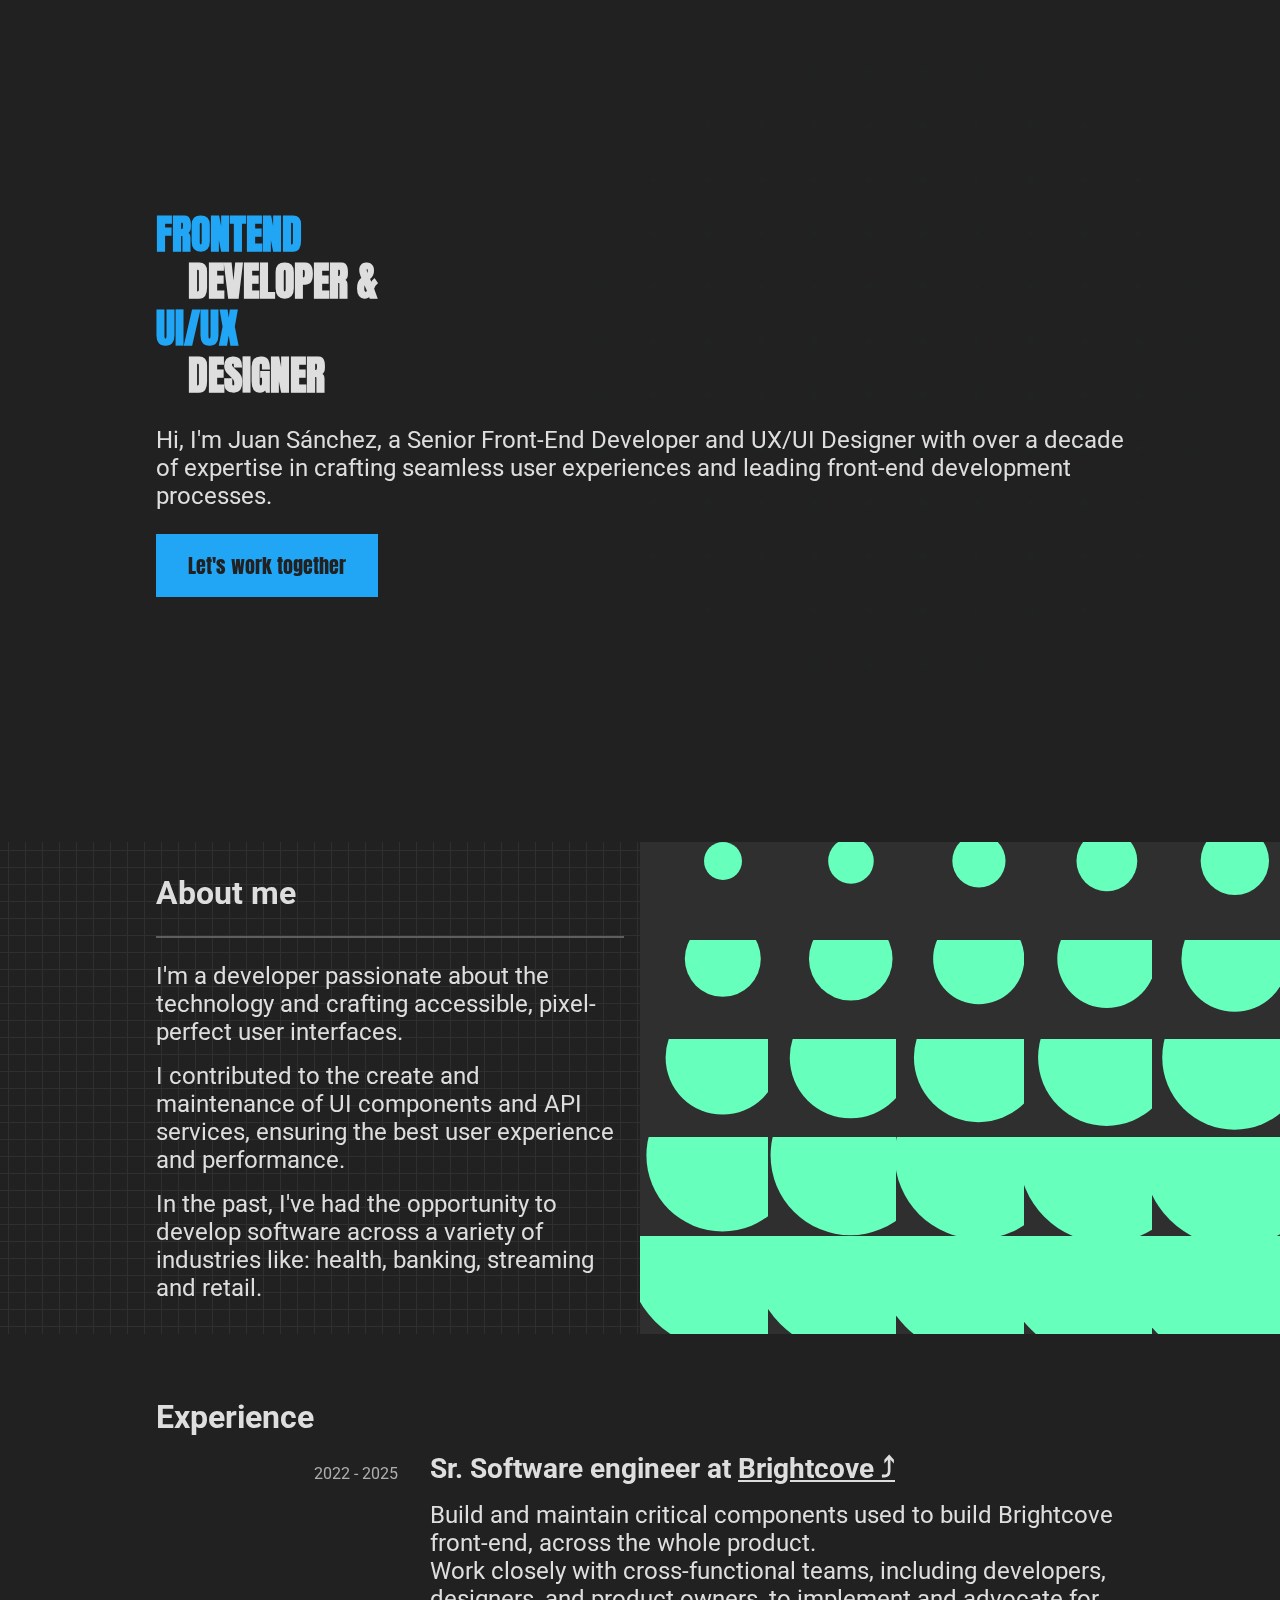
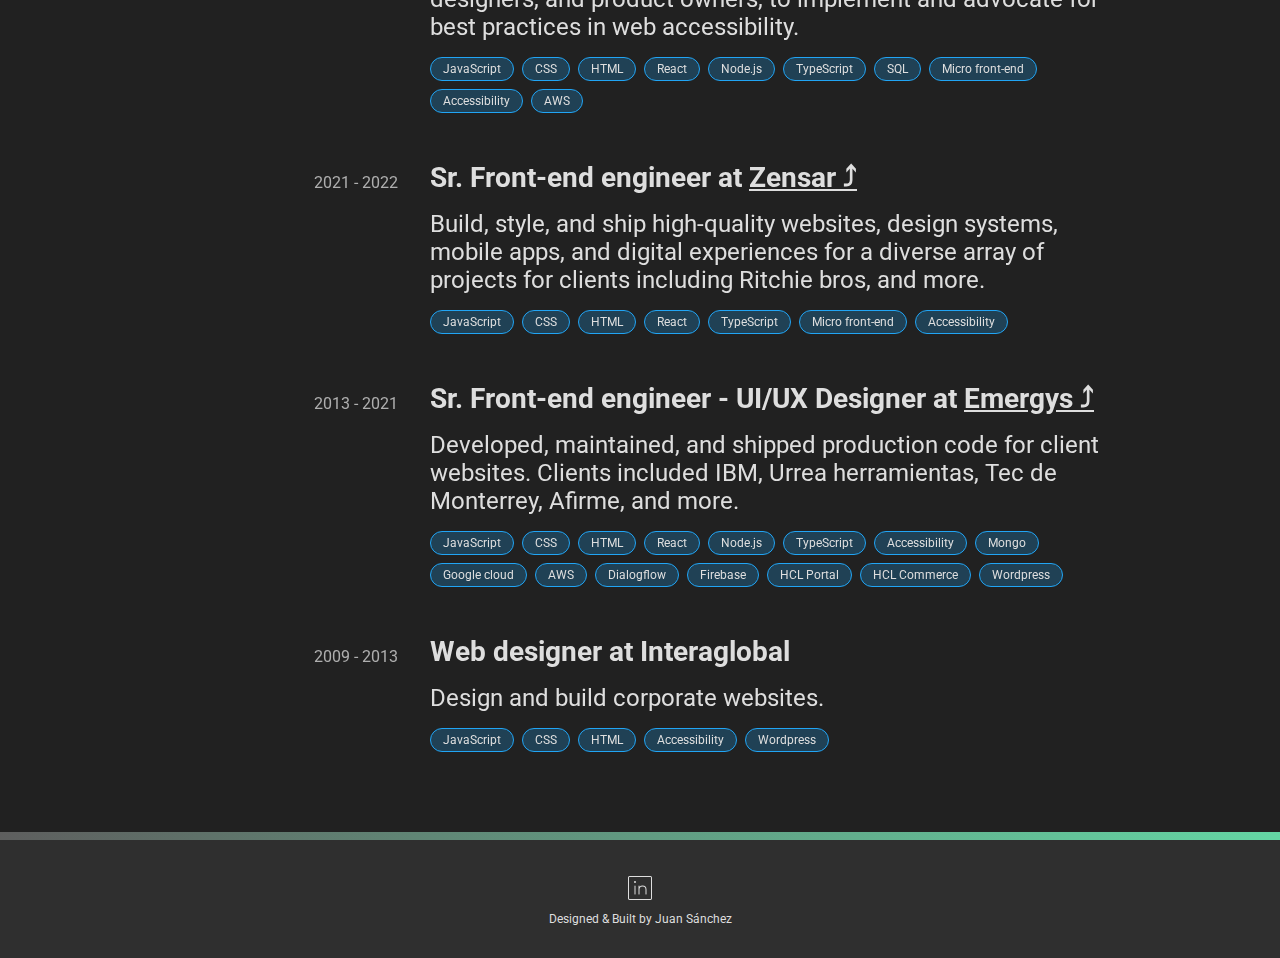
<file: index.html>
<!DOCTYPE html>
<html lang="EN">
  <head>
    <meta content="text/html; charset=utf-8" http-equiv="content-type" />
    <meta name="description" content="Hi, I'm Juan Sánchez, a Senior Front-End Developer and UX/UI Designer with over a decade of expertise in crafting seamless user experiences and leading front-end development processes.">
    <meta
      name="viewport"
      content="width=device-width, initial-scale=1.0, maximum-scale=1.0, user-scalable=no"
    />
    <link rel="icon" type="image/png" href="/favicon-96x96.png" sizes="96x96" />
    <link rel="icon" type="image/svg+xml" href="/favicon.svg" />
    <link rel="shortcut icon" href="/favicon.ico" />
    <link rel="apple-touch-icon" sizes="180x180" href="/apple-touch-icon.png" />
    <meta name="apple-mobile-web-app-title" content="Juan Sánchez" />
    <link rel="manifest" href="/site.webmanifest" />
    <link rel="stylesheet" href="styles.css" />
    <meta property="og:title" content="Juan Sánchez - Sr. Software engineer">
    <meta property="og:description" content="Hi, I'm Juan Sánchez, a Senior Front-End Developer and UX/UI Designer with over a decade of expertise in crafting seamless user experiences and leading front-end development processes.">
    <meta property="og:image" content="/web-app-manifest-512x512.png">
    <meta property="og:url" content="https://thezeeck.github.io/">
    <meta property="og:type" content="website">
    <meta property="og:site_name" content="Juan Sánchez - Sr. Software engineer">
    <meta property="og:locale" content="en_US">
    <meta name="twitter:title" content="Juan Sánchez - Sr. Software engineer">
    <meta name="twitter:description" content="Hi, I'm Juan Sánchez, a Senior Front-End Developer and UX/UI Designer with over a decade of expertise in crafting seamless user experiences and leading front-end development processes.">
    <meta name="twitter:url" content="https://thezeeck.github.io/">
    <meta name="twitter:card" content="summary">
    <title>Juan Sánchez - Sr. Software engineer</title>
  </head>
  <body>
    <div class="animation-container">
      <ul class="animation-row animation-row-back">
        <li class="animation-element"></li>
        <li class="animation-element"></li>
        <li class="animation-element"></li>
        <li class="animation-element"></li>
        <li class="animation-element"></li>
        <li class="animation-element"></li>
        <li class="animation-element"></li>
        <li class="animation-element"></li>
        <li class="animation-element"></li>
        <li class="animation-element"></li>
        <li class="animation-element"></li>
        <li class="animation-element"></li>
        <li class="animation-element"></li>
        <li class="animation-element"></li>
        <li class="animation-element"></li>
        <li class="animation-element"></li>
        <li class="animation-element"></li>
        <li class="animation-element"></li>
        <li class="animation-element"></li>
        <li class="animation-element"></li>
        <li class="animation-element"></li>
        <li class="animation-element"></li>
        <li class="animation-element"></li>
        <li class="animation-element"></li>
        <li class="animation-element"></li>
        <li class="animation-element"></li>
        <li class="animation-element"></li>
        <li class="animation-element"></li>
        <li class="animation-element"></li>
        <li class="animation-element"></li>
        <li class="animation-element"></li>
        <li class="animation-element"></li>
        <li class="animation-element"></li>
        <li class="animation-element"></li>
        <li class="animation-element"></li>
        <li class="animation-element"></li>
        <li class="animation-element"></li>
        <li class="animation-element"></li>
        <li class="animation-element"></li>
        <li class="animation-element"></li>
        <li class="animation-element"></li>
        <li class="animation-element"></li>
        <li class="animation-element"></li>
        <li class="animation-element"></li>
        <li class="animation-element"></li>
        <li class="animation-element"></li>
        <li class="animation-element"></li>
        <li class="animation-element"></li>
        <li class="animation-element"></li>
        <li class="animation-element"></li>
        <li class="animation-element"></li>
        <li class="animation-element"></li>
        <li class="animation-element"></li>
        <li class="animation-element"></li>
        <li class="animation-element"></li>
        <li class="animation-element"></li>
        <li class="animation-element"></li>
        <li class="animation-element"></li>
        <li class="animation-element"></li>
        <li class="animation-element"></li>
        <li class="animation-element"></li>
        <li class="animation-element"></li>
        <li class="animation-element"></li>
        <li class="animation-element"></li>
        <li class="animation-element"></li>
        <li class="animation-element"></li>
        <li class="animation-element"></li>
        <li class="animation-element"></li>
        <li class="animation-element"></li>
        <li class="animation-element"></li>
        <li class="animation-element"></li>
        <li class="animation-element"></li>
        <li class="animation-element"></li>
        <li class="animation-element"></li>
        <li class="animation-element"></li>
        <li class="animation-element"></li>
        <li class="animation-element"></li>
        <li class="animation-element"></li>
        <li class="animation-element"></li>
        <li class="animation-element"></li>
        <li class="animation-element"></li>
        <li class="animation-element"></li>
        <li class="animation-element"></li>
        <li class="animation-element"></li>
        <li class="animation-element"></li>
        <li class="animation-element"></li>
        <li class="animation-element"></li>
        <li class="animation-element"></li>
        <li class="animation-element"></li>
        <li class="animation-element"></li>
        <li class="animation-element"></li>
        <li class="animation-element"></li>
        <li class="animation-element"></li>
        <li class="animation-element"></li>
        <li class="animation-element"></li>
        <li class="animation-element"></li>
        <li class="animation-element"></li>
        <li class="animation-element"></li>
        <li class="animation-element"></li>
        <li class="animation-element"></li>
        <li class="animation-element"></li>
        <li class="animation-element"></li>
        <li class="animation-element"></li>
        <li class="animation-element"></li>
        <li class="animation-element"></li>
        <li class="animation-element"></li>
        <li class="animation-element"></li>
        <li class="animation-element"></li>
        <li class="animation-element"></li>
        <li class="animation-element"></li>
        <li class="animation-element"></li>
        <li class="animation-element"></li>
        <li class="animation-element"></li>
        <li class="animation-element"></li>
        <li class="animation-element"></li>
        <li class="animation-element"></li>
        <li class="animation-element"></li>
        <li class="animation-element"></li>
        <li class="animation-element"></li>
        <li class="animation-element"></li>
        <li class="animation-element"></li>
        <li class="animation-element"></li>
        <li class="animation-element"></li>
        <li class="animation-element"></li>
        <li class="animation-element"></li>
        <li class="animation-element"></li>
        <li class="animation-element"></li>
        <li class="animation-element"></li>
        <li class="animation-element"></li>
        <li class="animation-element"></li>
        <li class="animation-element"></li>
        <li class="animation-element"></li>
        <li class="animation-element"></li>
        <li class="animation-element"></li>
        <li class="animation-element"></li>
        <li class="animation-element"></li>
        <li class="animation-element"></li>
        <li class="animation-element"></li>
        <li class="animation-element"></li>
        <li class="animation-element"></li>
        <li class="animation-element"></li>
        <li class="animation-element"></li>
        <li class="animation-element"></li>
        <li class="animation-element"></li>
      </ul>
      <ul class="animation-row animation-row-front">
        <li class="animation-element"></li>
        <li class="animation-element"></li>
        <li class="animation-element"></li>
        <li class="animation-element"></li>
        <li class="animation-element"></li>
        <li class="animation-element"></li>
        <li class="animation-element"></li>
        <li class="animation-element"></li>
        <li class="animation-element"></li>
        <li class="animation-element"></li>
        <li class="animation-element"></li>
        <li class="animation-element"></li>
        <li class="animation-element"></li>
        <li class="animation-element"></li>
        <li class="animation-element"></li>
        <li class="animation-element"></li>
        <li class="animation-element"></li>
        <li class="animation-element"></li>
        <li class="animation-element"></li>
        <li class="animation-element"></li>
        <li class="animation-element"></li>
        <li class="animation-element"></li>
        <li class="animation-element"></li>
        <li class="animation-element"></li>
        <li class="animation-element"></li>
        <li class="animation-element"></li>
        <li class="animation-element"></li>
        <li class="animation-element"></li>
        <li class="animation-element"></li>
        <li class="animation-element"></li>
        <li class="animation-element"></li>
        <li class="animation-element"></li>
        <li class="animation-element"></li>
        <li class="animation-element"></li>
        <li class="animation-element"></li>
        <li class="animation-element"></li>
        <li class="animation-element"></li>
        <li class="animation-element"></li>
        <li class="animation-element"></li>
        <li class="animation-element"></li>
        <li class="animation-element"></li>
        <li class="animation-element"></li>
        <li class="animation-element"></li>
        <li class="animation-element"></li>
        <li class="animation-element"></li>
        <li class="animation-element"></li>
        <li class="animation-element"></li>
        <li class="animation-element"></li>
        <li class="animation-element"></li>
        <li class="animation-element"></li>
        <li class="animation-element"></li>
        <li class="animation-element"></li>
        <li class="animation-element"></li>
        <li class="animation-element"></li>
        <li class="animation-element"></li>
        <li class="animation-element"></li>
        <li class="animation-element"></li>
        <li class="animation-element"></li>
        <li class="animation-element"></li>
        <li class="animation-element"></li>
        <li class="animation-element"></li>
        <li class="animation-element"></li>
        <li class="animation-element"></li>
        <li class="animation-element"></li>
        <li class="animation-element"></li>
        <li class="animation-element"></li>
        <li class="animation-element"></li>
        <li class="animation-element"></li>
        <li class="animation-element"></li>
        <li class="animation-element"></li>
        <li class="animation-element"></li>
        <li class="animation-element"></li>
        <li class="animation-element"></li>
        <li class="animation-element"></li>
        <li class="animation-element"></li>
        <li class="animation-element"></li>
        <li class="animation-element"></li>
        <li class="animation-element"></li>
        <li class="animation-element"></li>
        <li class="animation-element"></li>
        <li class="animation-element"></li>
        <li class="animation-element"></li>
        <li class="animation-element"></li>
        <li class="animation-element"></li>
        <li class="animation-element"></li>
        <li class="animation-element"></li>
        <li class="animation-element"></li>
        <li class="animation-element"></li>
        <li class="animation-element"></li>
        <li class="animation-element"></li>
        <li class="animation-element"></li>
        <li class="animation-element"></li>
        <li class="animation-element"></li>
        <li class="animation-element"></li>
        <li class="animation-element"></li>
        <li class="animation-element"></li>
        <li class="animation-element"></li>
        <li class="animation-element"></li>
        <li class="animation-element"></li>
        <li class="animation-element"></li>
        <li class="animation-element"></li>
        <li class="animation-element"></li>
        <li class="animation-element"></li>
        <li class="animation-element"></li>
        <li class="animation-element"></li>
        <li class="animation-element"></li>
        <li class="animation-element"></li>
        <li class="animation-element"></li>
        <li class="animation-element"></li>
        <li class="animation-element"></li>
        <li class="animation-element"></li>
        <li class="animation-element"></li>
        <li class="animation-element"></li>
        <li class="animation-element"></li>
        <li class="animation-element"></li>
        <li class="animation-element"></li>
        <li class="animation-element"></li>
        <li class="animation-element"></li>
        <li class="animation-element"></li>
        <li class="animation-element"></li>
        <li class="animation-element"></li>
        <li class="animation-element"></li>
        <li class="animation-element"></li>
        <li class="animation-element"></li>
        <li class="animation-element"></li>
        <li class="animation-element"></li>
        <li class="animation-element"></li>
        <li class="animation-element"></li>
        <li class="animation-element"></li>
        <li class="animation-element"></li>
        <li class="animation-element"></li>
        <li class="animation-element"></li>
        <li class="animation-element"></li>
        <li class="animation-element"></li>
        <li class="animation-element"></li>
        <li class="animation-element"></li>
        <li class="animation-element"></li>
        <li class="animation-element"></li>
        <li class="animation-element"></li>
        <li class="animation-element"></li>
        <li class="animation-element"></li>
        <li class="animation-element"></li>
        <li class="animation-element"></li>
        <li class="animation-element"></li>
      </ul>
    </div>
    <section class="animation-wrapper">
      
      <main class="main-content">
        <header class="main-header">
          <h1 class="main-title">
            <span class="primary-text">Frontend</span><br />
            <span class="push-to-left">developer &</span><br />
            <span class="primary-text">UI/UX</span><br />
            <span class="push-to-left">designer</span>
          </h1>
          <p>
            Hi, I'm Juan Sánchez, a Senior Front-End Developer and UX/UI Designer with over a decade of expertise in crafting seamless user experiences and leading front-end development processes.
          </p>
          <a class="like-button" href="mailto:juanpe.sanchez@outlook.com?subject=Let's work together&body=Hi Juan, I am reaching out to you because...">
            Let's work together
          </a>
        </header>
        <div class="columns-wrapper">
          <div class="justify-end col-2 doted-background">
            <section class="half-left-width">
              <h2>About me</h2>
              <hr />
              <p>I'm a developer passionate about the technology and crafting accessible, pixel-perfect user interfaces.</p>
              <p>I contributed to the create and maintenance of UI components and API services, ensuring the best user experience and performance.</p>
              <p>In the past, I've had the opportunity to develop software across a variety of industries like: health, banking, streaming and retail.</p>
            </section>
          </div>
          <div class="gray-background col-2">
            <ul class="circle-animation-wrapper">
              <li class="circle-animation">
                <div class="circle"></div>
              </li>
              <li class="circle-animation">
                <div class="circle"></div>
              </li>
              <li class="circle-animation">
                <div class="circle"></div>
              </li>
              <li class="circle-animation">
                <div class="circle"></div>
              </li>
              <li class="circle-animation">
                <div class="circle"></div>
              </li>
              <li class="circle-animation">
                <div class="circle"></div>
              </li>
              <li class="circle-animation">
                <div class="circle"></div>
              </li>
              <li class="circle-animation">
                <div class="circle"></div>
              </li>
              <li class="circle-animation">
                <div class="circle"></div>
              </li>
              <li class="circle-animation">
                <div class="circle"></div>
              </li>
              <li class="circle-animation">
                <div class="circle"></div>
              </li>
              <li class="circle-animation">
                <div class="circle"></div>
              </li>
              <li class="circle-animation">
                <div class="circle"></div>
              </li>
              <li class="circle-animation">
                <div class="circle"></div>
              </li>
              <li class="circle-animation">
                <div class="circle"></div>
              </li>
              <li class="circle-animation">
                <div class="circle"></div>
              </li>
              <li class="circle-animation">
                <div class="circle"></div>
              </li>
              <li class="circle-animation">
                <div class="circle"></div>
              </li>
              <li class="circle-animation">
                <div class="circle"></div>
              </li>
              <li class="circle-animation">
                <div class="circle"></div>
              </li>
              <li class="circle-animation">
                <div class="circle"></div>
              </li>
              <li class="circle-animation">
                <div class="circle"></div>
              </li>
              <li class="circle-animation">
                <div class="circle"></div>
              </li>
              <li class="circle-animation">
                <div class="circle"></div>
              </li>
              <li class="circle-animation">
                <div class="circle"></div>
              </li>
            </ul>
          </div>
        </div>
        <section class="col-1">
          <h2>Experience</h2>
          <dl class="columns-wrapper">
            <dt class="col-3">2022 - 2025</dt>
            <dd class="col-4">
              <h3>Sr. Software engineer at <a href="https://www.brightcove.com/" target="_blank" rel="noopener noreferrer">Brightcove ⤴</a></h3>
              <p>Build and maintain critical components used to build Brightcove front-end, across the whole product. </p>
              <p>Work closely with cross-functional teams, including developers, designers, and product owners, to implement and advocate for best practices in web accessibility.</p>
              <ul class="badge-container">
                <li class="badge">JavaScript</li>
                <li class="badge">CSS</li>
                <li class="badge">HTML</li>
                <li class="badge">React</li>
                <li class="badge">Node.js</li>
                <li class="badge">TypeScript</li>
                <li class="badge">SQL</li>
                <li class="badge">Micro front-end</li>
                <li class="badge">Accessibility</li>
                <li class="badge">AWS</li>
              </ul>
            </dd>
          </dl>
          <dl class="columns-wrapper">
            <dt class="col-3">2021 - 2022</dt>
            <dd class="col-4">
              <h3>Sr. Front-end engineer at <a href="https://www.zensar.com/" target="_blank" rel="noopener noreferrer">Zensar ⤴</a></h3>
              <p>Build, style, and ship high-quality websites, design systems, mobile apps, and digital experiences for a diverse array of projects for clients including Ritchie bros, and more.</p>
              <ul class="badge-container">
                <li class="badge">JavaScript</li>
                <li class="badge">CSS</li>
                <li class="badge">HTML</li>
                <li class="badge">React</li>
                <li class="badge">TypeScript</li>
                <li class="badge">Micro front-end</li>
                <li class="badge">Accessibility</li>
              </ul>
            </dd>
          </dl>
          <dl class="columns-wrapper">
            <dt class="col-3">2013 - 2021</dt>
            <dd class="col-4">
              <h3>Sr. Front-end engineer - UI/UX Designer at <a href="https://emergys.com.mx/" target="_blank" rel="noopener noreferrer">Emergys ⤴</a></h3>
              <p>Developed, maintained, and shipped production code for client websites. Clients included IBM, Urrea herramientas, Tec de Monterrey, Afirme, and more.</p>
              <ul class="badge-container">
                <li class="badge">JavaScript</li>
                <li class="badge">CSS</li>
                <li class="badge">HTML</li>
                <li class="badge">React</li>
                <li class="badge">Node.js</li>
                <li class="badge">TypeScript</li>
                <li class="badge">Accessibility</li>
                <li class="badge">Mongo</li>
                <li class="badge">Google cloud</li>
                <li class="badge">AWS</li>
                <li class="badge">Dialogflow</li>
                <li class="badge">Firebase</li>
                <li class="badge">HCL Portal</li>
                <li class="badge">HCL Commerce</li>
                <li class="badge">Wordpress</li>
              </ul>
            </dd>
          </dl>
          <dl class="columns-wrapper">
            <dt class="col-3">2009 - 2013</dt>
            <dd class="col-4">
              <h3>Web designer at Interaglobal</h3>
              <p>Design and build corporate websites.</p>
              <ul class="badge-container">
                <li class="badge">JavaScript</li>
                <li class="badge">CSS</li>
                <li class="badge">HTML</li>
                <li class="badge">Accessibility</li>
                <li class="badge">Wordpress</li>
              </ul>
            </dd>
          </dl>
        </section>
      </main>
      <div class="gradient-animation"></div>
      <footer>
        <a href="https://www.linkedin.com/in/juan-pedro-s%C3%A1nchez-miranda-1287b23b/" target="_blank" rel="noopener noreferrer" class="social-icon">
          <svg fill="#DEDEDE" width="32px" height="32px" viewBox="0 0 256 256" id="Flat" xmlns="http://www.w3.org/2000/svg">
            <path d="M96,80a8,8,0,1,1-8-8A7.99993,7.99993,0,0,1,96,80Zm-8,28.001a4,4,0,0,0-4,4v64a4,4,0,1,0,8,0v-64A4,4,0,0,0,88,108.001Zm60,0a31.92463,31.92463,0,0,0-24,10.86767V112.001a4,4,0,0,0-8,0v64a4,4,0,1,0,8,0v-36a24,24,0,0,1,48,0v36a4,4,0,1,0,8,0v-36A32.03619,32.03619,0,0,0,148,108.001ZM224,44V212a12.01375,12.01375,0,0,1-12,12H44a12.01375,12.01375,0,0,1-12-12V44A12.01359,12.01359,0,0,1,44,32H212A12.01359,12.01359,0,0,1,224,44Zm-8,0a4.00458,4.00458,0,0,0-4-4H44a4.00458,4.00458,0,0,0-4,4V212a4.00458,4.00458,0,0,0,4,4H212a4.00458,4.00458,0,0,0,4-4Z"/>
          </svg>
        </a>
        <p class="legal">Designed & Built by Juan Sánchez</p>
      </footer>
      
    </section>
  </body>
</html>
</file>
<file: styles.css>
@import url('https://fonts.googleapis.com/css2?family=Anton&family=Roboto:ital,wdth,wght@0,75,300;1,75,300&display=swap');

:root {
  --primary-color-50: #21A5F5;
  --accent-color-50: #66ffbc;
  --secondary-color-10: #212121;
  --secondary-color-25: #2F2F2F;
  --secondary-color-50: #5E5E5E;
  --secondary-color-100: #DEDEDE;
  --title-font-family: "Anton", sans-serif;
  --general-font-family: "Roboto", sans-serif;
}

body {
  min-height: 100dvh;
  background: var(--secondary-color-10);
  font-style: normal;
  margin: 0;
}

*:not(pre):not(code) {
  box-sizing: border-box;
  font-family: var(--general-font-family);
  font-style: normal;
  color: var(--secondary-color-100)
}

canvas {
  vertical-align: bottom;
}

p {
  font-size: 1.5rem;
  margin: 0;
}

h2 {
  margin: 0;
  font-size: 2rem;
}

h3 {
  margin: 0 0 1rem 0;
  font-size: 1.75rem;
}

a {
  white-space: nowrap;
}

dt {
  text-align: start;
  padding: .75rem 1rem;
  opacity: .75;
}

@media screen and (width > 1000px) {
  dt {
    text-align: end;
    padding: .75rem 0 0;
  }
}

dl {
  margin: 1rem 0 2rem;
}

dd {
  margin: 0;
  padding: 0 1rem;
}

@media screen and (width > 1000px) {
  dd {
    padding: 0 0 0 2rem;
  }
}

hr {
	width: 100%;
	margin: .5rem 0;
	border: 1px solid var(--secondary-color-50);
}

footer {
	z-index: 1;
	padding: 2rem 1rem;
	background-color: var(--secondary-color-25);
  text-align: center;
}

.primary-text {
  color: var(--primary-color-50);
}

.push-to-left {
  padding-left: 2rem;
}

.animation-wrapper {
  width: 100%;
  min-height: 100dvh;
  display: grid;
  grid-template-columns: 1fr;
  grid-template-rows: 1fr;
  gap: 0;
  grid-template-areas: 
    "main";
  overflow-x: hidden;
}

.animation-container {
  position: fixed;
  top: 0;
  width: clamp(600px, 50%, 800px);
  margin: 3rem 0 0 auto;
  aspect-ratio: 1/1;
  border-radius: 50%;
  display: grid;
  grid-template-columns: 1fr;
  grid-template-rows: 1fr;
  gap: 0px 0px;
  grid-template-areas: "layout";
  translate: -1rem 0rem;
  grid-area: main;
  opacity: .1;
  filter: blur(4px);
  right: 0;
}

@media screen and (width > 1000px) {
  .animation-container {
    margin: 3rem 3rem 0 auto;
  }
}

.animation-row {
  grid-area: layout;
  list-style: none;
  padding: 0;
  margin: 0;
  display: flex;
  flex-wrap: wrap;
  position: relative;
  perspective: 550px;
  transform-style: preserve-3d;
}

.animation-element {
  width: 8.3333%;
  height: 8.3333%;
  background-color: var(--accent-color-50);
  border-radius: 50%;
  transform: scale(0.125);
}

.animation-row.animation-row-front {
  scale: 1.02;
}

.animation-row .animation-element:nth-child(1),
.animation-row .animation-element:nth-child(2),
.animation-row .animation-element:nth-child(3),
.animation-row .animation-element:nth-child(4),
.animation-row .animation-element:nth-child(9),
.animation-row .animation-element:nth-child(10),
.animation-row .animation-element:nth-child(11),
.animation-row .animation-element:nth-child(12),
.animation-row .animation-element:nth-child(13),
.animation-row .animation-element:nth-child(14),
.animation-row .animation-element:nth-child(23),
.animation-row .animation-element:nth-child(24),
.animation-row .animation-element:nth-child(25),
.animation-row .animation-element:nth-child(36),
.animation-row .animation-element:nth-child(37),
.animation-row .animation-element:nth-child(48),
.animation-row .animation-element:nth-child(97),
.animation-row .animation-element:nth-child(108),
.animation-row .animation-element:nth-child(109),
.animation-row .animation-element:nth-child(120),
.animation-row .animation-element:nth-child(121),
.animation-row .animation-element:nth-child(122),
.animation-row .animation-element:nth-child(131),
.animation-row .animation-element:nth-child(132),
.animation-row .animation-element:nth-child(133),
.animation-row .animation-element:nth-child(134),
.animation-row .animation-element:nth-child(135),
.animation-row .animation-element:nth-child(136),
.animation-row .animation-element:nth-child(141),
.animation-row .animation-element:nth-child(142),
.animation-row .animation-element:nth-child(143),
.animation-row .animation-element:nth-child(144) {
  opacity: 0;
  animation: none;
}

.animation-row-front .animation-element:nth-child(66),
.animation-row-front .animation-element:nth-child(67),
.animation-row-front .animation-element:nth-child(78),
.animation-row-front .animation-element:nth-child(79) {
  animation: ring1 2s ease-in-out infinite;
  opacity: 0.25;
}

.animation-row-front .animation-element:nth-child(54),
.animation-row-front .animation-element:nth-child(55),
.animation-row-front .animation-element:nth-child(65),
.animation-row-front .animation-element:nth-child(68),
.animation-row-front .animation-element:nth-child(77),
.animation-row-front .animation-element:nth-child(80),
.animation-row-front .animation-element:nth-child(90),
.animation-row-front .animation-element:nth-child(91) {
  animation: ring2 2s 0.2s ease-in-out infinite;
  opacity: 0.25;
}

.animation-row-front .animation-element:nth-child(41),
.animation-row-front .animation-element:nth-child(42),
.animation-row-front .animation-element:nth-child(43),
.animation-row-front .animation-element:nth-child(44),
.animation-row-front .animation-element:nth-child(52),
.animation-row-front .animation-element:nth-child(53),
.animation-row-front .animation-element:nth-child(56),
.animation-row-front .animation-element:nth-child(57),
.animation-row-front .animation-element:nth-child(64),
.animation-row-front .animation-element:nth-child(69),
.animation-row-front .animation-element:nth-child(76),
.animation-row-front .animation-element:nth-child(81),
.animation-row-front .animation-element:nth-child(88),
.animation-row-front .animation-element:nth-child(89),
.animation-row-front .animation-element:nth-child(92),
.animation-row-front .animation-element:nth-child(93),
.animation-row-front .animation-element:nth-child(101),
.animation-row-front .animation-element:nth-child(102),
.animation-row-front .animation-element:nth-child(103),
.animation-row-front .animation-element:nth-child(104) {
  animation: ring3 2s 0.4s ease-in-out infinite;
  opacity: 0.25;
}

.animation-row-front .animation-element:nth-child(29),
.animation-row-front .animation-element:nth-child(30),
.animation-row-front .animation-element:nth-child(31),
.animation-row-front .animation-element:nth-child(32),
.animation-row-front .animation-element:nth-child(40),
.animation-row-front .animation-element:nth-child(45),
.animation-row-front .animation-element:nth-child(51),
.animation-row-front .animation-element:nth-child(58),
.animation-row-front .animation-element:nth-child(63),
.animation-row-front .animation-element:nth-child(70),
.animation-row-front .animation-element:nth-child(75),
.animation-row-front .animation-element:nth-child(82),
.animation-row-front .animation-element:nth-child(87),
.animation-row-front .animation-element:nth-child(94),
.animation-row-front .animation-element:nth-child(100),
.animation-row-front .animation-element:nth-child(105),
.animation-row-front .animation-element:nth-child(113),
.animation-row-front .animation-element:nth-child(114),
.animation-row-front .animation-element:nth-child(115),
.animation-row-front .animation-element:nth-child(116) {
  animation: ring4 2s 0.6s ease-in-out infinite;
  opacity: 0.25;
}

.animation-row-front .animation-element:nth-child(17),
.animation-row-front .animation-element:nth-child(18),
.animation-row-front .animation-element:nth-child(19),
.animation-row-front .animation-element:nth-child(20),
.animation-row-front .animation-element:nth-child(27),
.animation-row-front .animation-element:nth-child(28),
.animation-row-front .animation-element:nth-child(33),
.animation-row-front .animation-element:nth-child(34),
.animation-row-front .animation-element:nth-child(39),
.animation-row-front .animation-element:nth-child(46),
.animation-row-front .animation-element:nth-child(50),
.animation-row-front .animation-element:nth-child(59),
.animation-row-front .animation-element:nth-child(62),
.animation-row-front .animation-element:nth-child(71),
.animation-row-front .animation-element:nth-child(74),
.animation-row-front .animation-element:nth-child(83),
.animation-row-front .animation-element:nth-child(86),
.animation-row-front .animation-element:nth-child(95),
.animation-row-front .animation-element:nth-child(99),
.animation-row-front .animation-element:nth-child(106),
.animation-row-front .animation-element:nth-child(111),
.animation-row-front .animation-element:nth-child(112),
.animation-row-front .animation-element:nth-child(117),
.animation-row-front .animation-element:nth-child(118),
.animation-row-front .animation-element:nth-child(125),
.animation-row-front .animation-element:nth-child(126),
.animation-row-front .animation-element:nth-child(127),
.animation-row-front .animation-element:nth-child(128) {
  animation: ring5 2s 0.8s ease-in-out infinite;
  opacity: 0.25;
}

.animation-row-front .animation-element:nth-child(5),
.animation-row-front .animation-element:nth-child(6),
.animation-row-front .animation-element:nth-child(7),
.animation-row-front .animation-element:nth-child(8),
.animation-row-front .animation-element:nth-child(15),
.animation-row-front .animation-element:nth-child(16),
.animation-row-front .animation-element:nth-child(21),
.animation-row-front .animation-element:nth-child(22),
.animation-row-front .animation-element:nth-child(26),
.animation-row-front .animation-element:nth-child(35),
.animation-row-front .animation-element:nth-child(38),
.animation-row-front .animation-element:nth-child(47),
.animation-row-front .animation-element:nth-child(49),
.animation-row-front .animation-element:nth-child(60),
.animation-row-front .animation-element:nth-child(61),
.animation-row-front .animation-element:nth-child(72),
.animation-row-front .animation-element:nth-child(73),
.animation-row-front .animation-element:nth-child(84),
.animation-row-front .animation-element:nth-child(85),
.animation-row-front .animation-element:nth-child(96),
.animation-row-front .animation-element:nth-child(98),
.animation-row-front .animation-element:nth-child(107),
.animation-row-front .animation-element:nth-child(110),
.animation-row-front .animation-element:nth-child(119),
.animation-row-front .animation-element:nth-child(123),
.animation-row-front .animation-element:nth-child(124),
.animation-row-front .animation-element:nth-child(129),
.animation-row-front .animation-element:nth-child(130),
.animation-row-front .animation-element:nth-child(137),
.animation-row-front .animation-element:nth-child(138),
.animation-row-front .animation-element:nth-child(139),
.animation-row-front .animation-element:nth-child(140) {
  animation: ring6 2s 1s ease-in-out infinite;
  opacity: 0.25;
}

.animation-row-back .animation-element {
  transform: scale(0.125);
  opacity: 0.25;
}

.animation-row-front .animation-element {
  opacity: 0;
  transform: scale(0.125) perspective(500px) translateZ(0rem);
}

@keyframes ring1 {
  0% {
    transform: scale(0.125) perspective(500px) translateZ(0rem);
    opacity: 0.25;
  }
  50% {
    transform: scale(1.4) perspective(500px) translateZ(2rem);
    opacity: 1;
  }
  100% {
    transform: scale(0.125) perspective(500px) translateZ(0rem);
    opacity: 0.25;
  }
}

@keyframes ring2 {
  0% {
    transform: scale(0.125) perspective(500px) translateZ(0rem);
    opacity: 0.25;
  }
  50% {
    transform: scale(1.2) perspective(500px) translateZ(2rem);
    opacity: 1;
  }
  100% {
    transform: scale(0.125) perspective(500px) translateZ(0rem);
    opacity: 0.25;
  }
}

@keyframes ring3 {
  0% {
    transform: scale(0.125) perspective(500px) translateZ(0rem);
    opacity: 0.25;
  }
  50% {
    transform: scale(1) perspective(500px) translateZ(2rem);
    opacity: 1;
  }
  100% {
    transform: scale(0.125) perspective(500px) translateZ(0rem);
    opacity: 0.25;
  }
}

@keyframes ring4 {
  0% {
    transform: scale(0.125) perspective(500px) translateZ(0rem);
    opacity: 0.25;
  }
  50% {
    transform: scale(0.8) perspective(500px) translateZ(2rem);
    opacity: 1;
  }
  100% {
    transform: scale(0.125) perspective(500px) translateZ(0rem);
    opacity: 0.25;
  }
}

@keyframes ring5 {
  0% {
    transform: scale(0.125) perspective(500px) translateZ(0rem);
    opacity: 0.25;
  }
  50% {
    transform: scale(0.6) perspective(500px) translateZ(2rem);
    opacity: 1;
  }
  100% {
    transform: scale(0.125) perspective(500px) translateZ(0rem);
    opacity: 0.25;
  }
}

@keyframes ring6 {
  0% {
    transform: scale(0.125) perspective(500px) translateZ(0rem);
    opacity: 0.25;
  }
  50% {
    transform: scale(0.4) perspective(500px) translateZ(2rem);
    opacity: 1;
  }
  100% {
    transform: scale(0.125) perspective(500px) translateZ(0rem);
    opacity: 0.25;
  }
}

.main-content {
	grid-area: main;
	z-index: 1;
	display: flex;
	flex-flow: column;
	gap: 2rem;
}

.main-header {
	display: flex;
	align-items: flex-start;
	justify-content: center;
	flex-direction: column;
	height: 90dvh;
	gap: 24px;
  padding: 0 1rem;
  max-width: 1000px;
  margin: 0 auto;
}

.main-header h1 * {
  font-family: var(--title-font-family);
  line-height: 0;
}

.main-title {
  font-size: 2.5rem;
  margin: 0;
  text-transform: uppercase;
}

.like-button {
  background-color: var(--primary-color-50);
  color: var(--secondary-color-10);
  padding: 1rem 2rem;
  text-decoration: none;
  font-size: 1.25rem;
  font-family: var(--title-font-family);
  transition: all 0.3s ease-in-out;
}

.like-button:hover,
.like-button:focus,
.like-button:focus-visible {
  box-shadow: .5rem .5rem 0 #fff;
  translate: -.25rem -.25rem;
  outline: none;
}

.columns-wrapper {
  display: flex;
  flex-direction: column;
}

@media screen and (width > 1000px) {
  .columns-wrapper {
    flex-direction: row;
  }
}

.col-1 {
	width: 100%;
	padding: 2rem 1rem;
	max-width: 1000px;
	margin: 0 auto;
}

.col-2 {
  width: 100%;
}

@media screen and (width > 1000px) {
  .col-2 {
    width: 50%;
  }
}

.col-3 {
  width: 100%;
}

@media screen and (width > 1000px) {
  .col-3 {
    width: 25%;
  }
}

.col-4 {
  width: 100%;
}

@media screen and (width > 1000px) {
  .col-4 {
    width: 75%;
  }
}

.justify-end {
  display: flex;
  justify-content: flex-end;
}

.doted-background {
  background-color: var(--secondary-color-10);
  background-image:
    linear-gradient(transparent 8px, var(--secondary-color-25) 8px, var(--secondary-color-25) 9px, transparent 9px),
    linear-gradient(to right, transparent 8px, var(--secondary-color-25) 8px, var(--secondary-color-25) 9px, transparent 9px);
  background-size: 17px 17px;
  mix-blend-mode: color;
}

.gray-background {
  background-color: var(--secondary-color-25);
  min-height: 1rem;
}

.half-left-width {
  padding: 2rem 1rem;
  display: flex;
  flex-direction: column;
  gap: 1rem;
}

@media screen and (width > 1000px) {
  .half-left-width {
    max-width: 500px;
    margin-left: auto;
  }
}

.half-right-width {
  padding: 1rem;
  display: flex;
  flex-direction: column;
  gap: 1rem;
}

@media screen and (width > 1000px) {
  .half-right-width {
    max-width: 500px;
    margin-right: auto;
    padding-right: 1rem;
  }
}

@keyframes show {
  0% {
    opacity: 0;
    scale: 25%;
  }
  100% {
    opacity: 1;
    scale: 100%;
  }
}

.circle-animation-wrapper {
	margin: 0;
	display: flex;
	list-style: none;
	padding: 0;
	width: 100%;
	height: 4rem;
  overflow: hidden;
  flex-wrap: wrap;
}

@media screen and (width > 1000px) {
  .circle-animation-wrapper {
    height: 100%;
  }
}

.circle-animation {
	width: 20%;
	height: 5rem;
	overflow: hidden;
	position: relative;
  perspective: 550px;
  transform-style: preserve-3d;
}

@media screen and (width > 1000px) {
  .circle-animation {
    width: 20%;
    height: 20%;
  }
}

.circle {
	width: 30%;
	aspect-ratio: 1/1;
	background-color: var(--accent-color-50);
	border-radius: 50%;
	position: absolute;
	left: 50%;
  transition: all .3s ease;
  animation: circle  3s infinite both;
}

.circle-animation:nth-child(1) .circle {
  animation-delay: 0s;
  scale: 1;
}

.circle-animation:nth-child(2) .circle {
  animation-delay: .1s;
  scale: 1.2;
}

.circle-animation:nth-child(3) .circle {
  animation-delay: .2s;
  scale: 1.4;
}

.circle-animation:nth-child(4) .circle {
  animation-delay: .3s;
  scale: 1.6;
}

.circle-animation:nth-child(5) .circle {
  animation-delay: .4s;
  scale: 1.8;
}

.circle-animation:nth-child(6) .circle {
  animation-delay: .5s;
  scale: 2;
}

.circle-animation:nth-child(7) .circle {
  animation-delay: .6s;
  scale: 2.2;
}

.circle-animation:nth-child(8) .circle {
  animation-delay: .7s;
  scale: 2.4;
}

.circle-animation:nth-child(9) .circle {
  animation-delay: .8s;
  scale: 2.6;
}

.circle-animation:nth-child(10) .circle {
  animation-delay: .9s;
  scale: 2.8;
}

.circle-animation:nth-child(11) .circle {
  animation-delay: 1s;
  scale: 3;
}

.circle-animation:nth-child(12) .circle {
  animation-delay: 1.1s;
  scale: 3.2;
}

.circle-animation:nth-child(13) .circle {
  animation-delay: 1.2s;
  scale: 3.4;
}

.circle-animation:nth-child(14) .circle {
  animation-delay: 1.3s;
  scale: 3.6;
}

.circle-animation:nth-child(15) .circle {
  animation-delay: 1.4s;
  scale: 3.8;
}

.circle-animation:nth-child(16) .circle {
  animation-delay: 1.5s;
  scale: 4;
}

.circle-animation:nth-child(17) .circle {
  animation-delay: 1.6s;
  scale: 4.2;
}

.circle-animation:nth-child(18) .circle {
  animation-delay: 1.7s;
  scale: 4.4;
}

.circle-animation:nth-child(19) .circle {
  animation-delay: 1.8s;
  scale: 4.6;
}

.circle-animation:nth-child(20) .circle {
  animation-delay: 1.9s;
  scale: 4.8;
}

.circle-animation:nth-child(21) .circle {
  animation-delay: 2s;
  scale: 5;
}

.circle-animation:nth-child(22) .circle {
  animation-delay: 2.1s;
  scale: 5.2;
}

.circle-animation:nth-child(23) .circle {
  animation-delay: 2.2s;
  scale: 5.4;
}

.circle-animation:nth-child(24) .circle {
  animation-delay: 2.3s;
  scale: 5.6;
}

.circle-animation:nth-child(25) .circle {
  animation-delay: 2.5s;
  scale: 5.8;
}

@keyframes circle {
  0% {
    transform: perspective(500px) translateZ(10rem);
  }
  25% {
    transform: perspective(500px) translateZ(10rem) translate(-100%, 100%);
  }
  50% {
    transform: perspective(500px) translateZ(-10rem);
  }
 75% {
    transform: perspective(500px) translateZ(0rem) translate(-200%, 10%);
  }
  100% {
    transform: perspective(500px) translateZ(10rem);
  }
}

.badge-container {
  display: flex;
  flex-wrap: wrap;
  gap: .5rem;
  padding: 1rem 0;
  list-style: none;
  margin: 1rem 0;
  padding: 0;
}

.badge {
	font-size: .75rem;
  padding: .25rem .75rem;
	border-radius: 1rem;
	background-color: rgba(33, 165, 245, .25);
	display: inline-block;
  border: 1px solid var(--primary-color-50);
}

.social-icon {
	display: inline-block;
	line-height: 0;
	text-align: center;
	margin-bottom: .5rem;
}

.legal {
  font-size: .75rem;
}

.gradient-animation {
  background: linear-gradient(-45deg, var(--secondary-color-100), var(--primary-color-50), var(--accent-color-50), var(--secondary-color-50));
	background-size: 400% 400%;
	animation: gradient 5s ease infinite;
  height: .5rem;
}

@keyframes gradient {
	0% {
		background-position: 0% 50%;
	}
	50% {
		background-position: 100% 50%;
	}
	100% {
		background-position: 0% 50%;
	}
}
</file>
